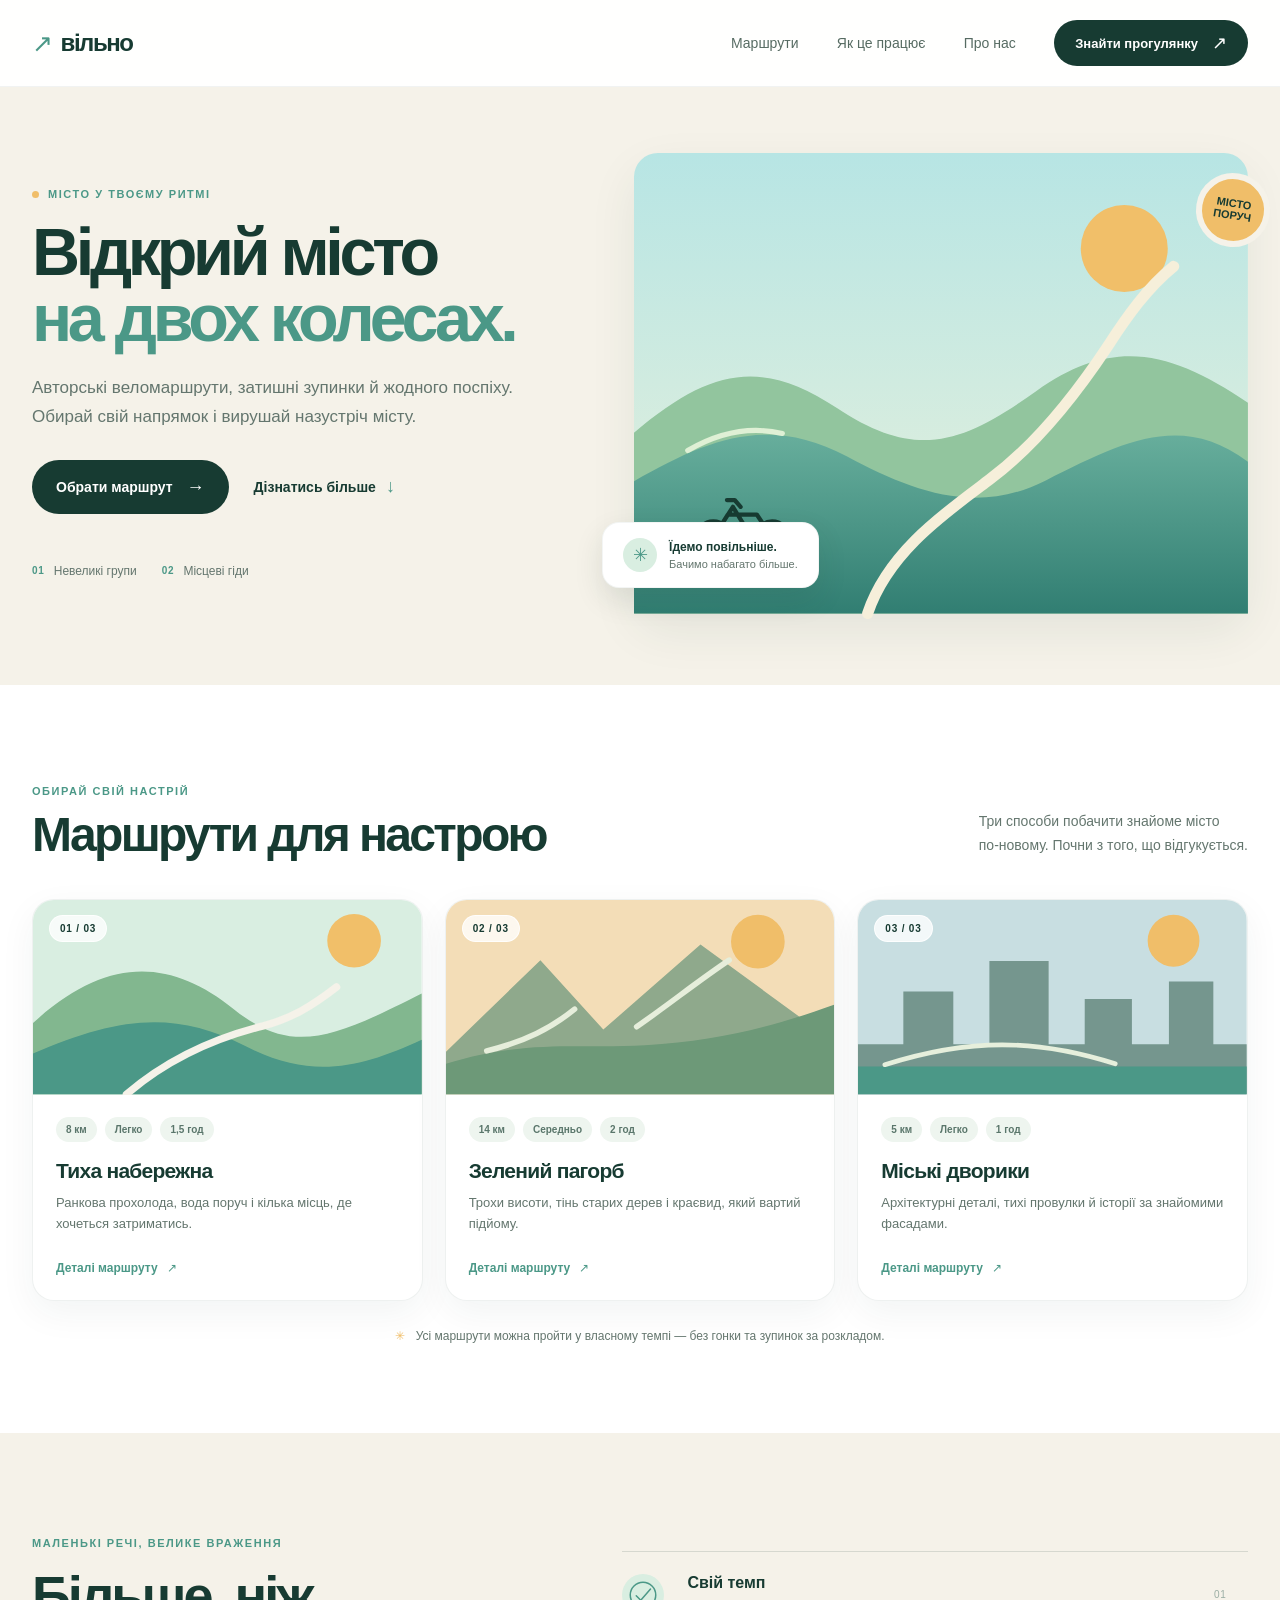
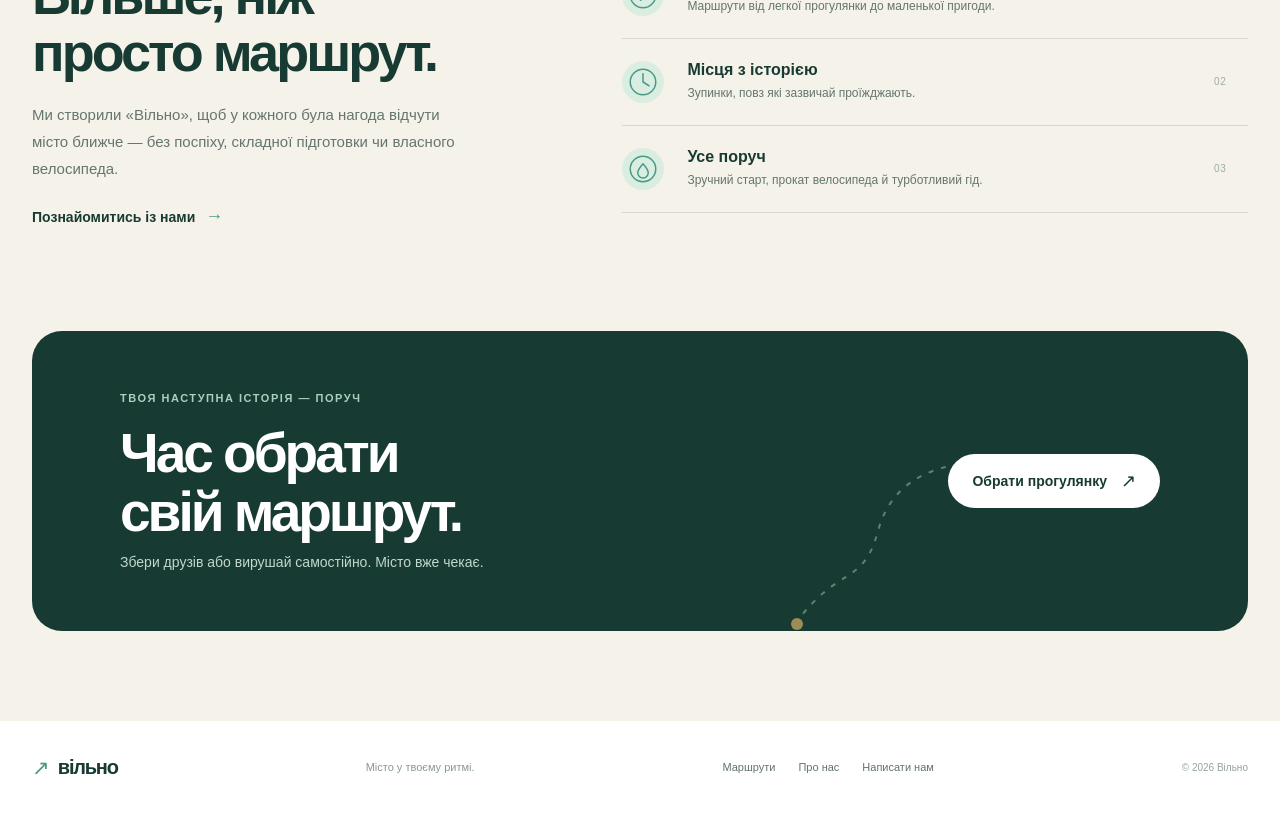
<file: index.html>
<!doctype html>
<html lang="uk">
<head>
  <meta charset="utf-8">
  <meta name="viewport" content="width=device-width, initial-scale=1">
  <meta name="theme-color" content="#f5f2e9">
  <meta name="description" content="Авторські веломаршрути містом — затишні зупинки, невеликі групи та жодного поспіху. Обери прогулянку від Вільно.">
  <title>Вільно — місто у твоєму ритмі</title>
  <link rel="icon" href="data:image/svg+xml,%3Csvg xmlns='http://www.w3.org/2000/svg' viewBox='0 0 40 40'%3E%3Crect width='40' height='40' rx='12' fill='%23173b32'/%3E%3Cpath d='M12 25 25 12m-10 0h10v10' fill='none' stroke='%23f5f2e9' stroke-width='3' stroke-linecap='round' stroke-linejoin='round'/%3E%3C/svg%3E">
  <link rel="stylesheet" href="./styles.css">
  <script src="./script.js" defer></script>
</head>
<body>
  <a class="skip-link" href="#main">Перейти до вмісту</a>
  <header class="site-header" id="top">
    <div class="header-inner container">
      <a class="brand" href="#top" aria-label="Вільно — на початок сторінки">
        <span class="brand-mark" aria-hidden="true">↗</span><span>вільно</span>
      </a>
      <button class="menu-toggle" type="button" aria-expanded="false" aria-controls="primary-nav" aria-label="Відкрити меню">
        <span></span><span></span><span></span>
      </button>
      <nav class="primary-nav" id="primary-nav" aria-label="Головна навігація">
        <a href="#routes">Маршрути</a>
        <a href="#about">Як це працює</a>
        <a href="#about">Про нас</a>
        <a class="button button-small button-dark nav-cta" href="#routes">Знайти прогулянку <span aria-hidden="true">↗</span></a>
      </nav>
    </div>
  </header>

  <main id="main">
    <section class="hero section-paper" aria-labelledby="hero-title">
      <div class="container hero-grid">
        <div class="hero-copy">
          <p class="eyebrow"><span class="eyebrow-dot"></span> МІСТО У ТВОЄМУ РИТМІ</p>
          <h1 id="hero-title">Відкрий місто<br><span>на двох колесах.</span></h1>
          <p class="hero-lead">Авторські веломаршрути, затишні зупинки й жодного поспіху. Обирай свій напрямок і вирушай назустріч місту.</p>
          <div class="hero-actions">
            <a class="button button-dark" href="#routes">Обрати маршрут <span aria-hidden="true">→</span></a>
            <a class="text-link" href="#about">Дізнатись більше <span aria-hidden="true">↓</span></a>
          </div>
          <div class="hero-proof" aria-label="Наші принципи">
            <span><b>01</b> Невеликі групи</span>
            <span><b>02</b> Місцеві гіди</span>
          </div>
        </div>
        <div class="hero-art" role="img" aria-label="Ілюстрація велосипедного маршруту серед зелених пагорбів біля води">
          <svg viewBox="0 0 720 540" class="landscape" aria-hidden="true" focusable="false">
            <defs>
              <linearGradient id="sky" x1="0" x2="0" y1="0" y2="1"><stop stop-color="#b7e5e4"/><stop offset="1" stop-color="#e9f1dc"/></linearGradient>
              <linearGradient id="water" x1="0" x2="0" y1="0" y2="1"><stop stop-color="#67ae9c"/><stop offset="1" stop-color="#317e72"/></linearGradient>
            </defs>
            <rect width="720" height="540" rx="28" fill="url(#sky)"/>
            <circle cx="575" cy="112" r="51" fill="#f1bf69"/>
            <path d="M0 328c90-76 150-87 238-29 93 62 148 42 234-20 91-65 160-46 248 14v247H0z" fill="#92c59e"/>
            <path d="M0 385c87-50 158-78 250-29 75 40 151 70 233 28 91-46 159-80 237-22v178H0z" fill="url(#water)"/>
            <path d="M274 540c24-72 91-118 143-157 51-38 96-92 139-157 22-34 46-68 77-93" fill="none" stroke="#f6efda" stroke-width="13" stroke-linecap="round"/>
            <path d="M63 349c36-21 73-29 111-20" fill="none" stroke="#dff0d5" stroke-width="6" stroke-linecap="round"/>
            <g transform="translate(71 422)" fill="none" stroke="#173b32" stroke-width="5" stroke-linecap="round" stroke-linejoin="round">
              <circle cx="22" cy="29" r="19"/><circle cx="91" cy="29" r="19"/><path d="m22 29 23-36 22 36H22l17-27h34l18 27M54-7l-7-8h-9"/>
            </g>
          </svg>
          <div class="art-note"><span class="art-note-icon">✳</span><span><strong>Їдемо повільніше.</strong><small>Бачимо набагато більше.</small></span></div>
          <div class="art-stamp" aria-hidden="true">місто<br>поруч</div>
        </div>
      </div>
    </section>

    <section class="routes section-white" id="routes" aria-labelledby="routes-title">
      <div class="container">
        <div class="section-heading heading-row">
          <div><p class="eyebrow">ОБИРАЙ СВІЙ НАСТРІЙ</p><h2 id="routes-title">Маршрути для настрою</h2></div>
          <p>Три способи побачити знайоме місто<br class="desktop-break"> по-новому. Почни з того, що відгукується.</p>
        </div>
        <div class="route-grid">
          <article class="route-card">
            <div class="route-art route-river" aria-hidden="true">
              <svg viewBox="0 0 420 210"><rect width="420" height="210" fill="#d9eee1"/><circle cx="347" cy="44" r="29" fill="#f1bf69"/><path d="M0 133c80-73 148-70 217-15 64 51 108 31 203-17v109H0z" fill="#82b78f"/><path d="M0 166c90-39 152-48 230-8 71 37 125 23 190-7v59H0z" fill="#4b9887"/><path d="M101 210c43-37 96-61 148-74 30-8 52-21 79-42" fill="none" stroke="#f5f2e9" stroke-width="8" stroke-linecap="round"/></svg>
              <span class="route-number">01 / 03</span>
            </div>
            <div class="route-info"><div class="route-meta"><span>8 км</span><span>Легко</span><span>1,5 год</span></div><h3>Тиха набережна</h3><p>Ранкова прохолода, вода поруч і кілька місць, де хочеться затриматись.</p><a class="card-link" href="#join">Деталі маршруту <span aria-hidden="true">↗</span></a></div>
          </article>
          <article class="route-card">
            <div class="route-art route-hill" aria-hidden="true">
              <svg viewBox="0 0 420 210"><rect width="420" height="210" fill="#f3ddb7"/><circle cx="337" cy="45" r="29" fill="#f0be69"/><path d="m0 164 102-99 68 75L275 48l145 106v56H0z" fill="#8fa98c"/><path d="M0 177c86-27 142-16 215-20 80-5 135-19 205-44v97H0z" fill="#6d9978"/><path d="M44 163c42-10 70-25 95-45m67 19c36-25 67-50 100-72" fill="none" stroke="#e6eedb" stroke-width="6" stroke-linecap="round"/></svg>
              <span class="route-number">02 / 03</span>
            </div>
            <div class="route-info"><div class="route-meta"><span>14 км</span><span>Середньо</span><span>2 год</span></div><h3>Зелений пагорб</h3><p>Трохи висоти, тінь старих дерев і краєвид, який вартий підйому.</p><a class="card-link" href="#join">Деталі маршруту <span aria-hidden="true">↗</span></a></div>
          </article>
          <article class="route-card">
            <div class="route-art route-city" aria-hidden="true">
              <svg viewBox="0 0 420 210"><rect width="420" height="210" fill="#c8dee1"/><circle cx="341" cy="44" r="28" fill="#f0be69"/><path d="M0 156h49V99h54v57h39V66h64v90h39v-49h51v49h40v-68h48v68h36v54H0z" fill="#75968e"/><path d="M0 180h420v30H0z" fill="#4b9887"/><path d="M29 178c91-29 164-28 249-1" fill="none" stroke="#e6efdc" stroke-width="5" stroke-linecap="round"/></svg>
              <span class="route-number">03 / 03</span>
            </div>
            <div class="route-info"><div class="route-meta"><span>5 км</span><span>Легко</span><span>1 год</span></div><h3>Міські дворики</h3><p>Архітектурні деталі, тихі провулки й історії за знайомими фасадами.</p><a class="card-link" href="#join">Деталі маршруту <span aria-hidden="true">↗</span></a></div>
          </article>
        </div>
        <p class="routes-footnote"><span aria-hidden="true">✳</span> Усі маршрути можна пройти у власному темпі — без гонки та зупинок за розкладом.</p>
      </div>
    </section>

    <section class="about section-paper" id="about" aria-labelledby="about-title">
      <div class="container about-grid">
        <div class="about-intro"><p class="eyebrow">МАЛЕНЬКІ РЕЧІ, ВЕЛИКЕ ВРАЖЕННЯ</p><h2 id="about-title">Більше, ніж<br>просто маршрут.</h2><p>Ми створили «Вільно», щоб у кожного була нагода відчути місто ближче — без поспіху, складної підготовки чи власного велосипеда.</p><a class="text-link" href="#join">Познайомитись із нами <span aria-hidden="true">→</span></a></div>
        <div class="benefit-list">
          <article class="benefit"><span class="benefit-icon" aria-hidden="true"><svg viewBox="0 0 40 40"><circle cx="20" cy="20" r="17"/><path d="m11 21 6 6 13-15"/></svg></span><div><h3>Свій темп</h3><p>Маршрути від легкої прогулянки до маленької пригоди.</p></div><span class="benefit-index">01</span></article>
          <article class="benefit"><span class="benefit-icon" aria-hidden="true"><svg viewBox="0 0 40 40"><circle cx="20" cy="20" r="17"/><path d="M20 9v11l8 5"/></svg></span><div><h3>Місця з історією</h3><p>Зупинки, повз які зазвичай проїжджають.</p></div><span class="benefit-index">02</span></article>
          <article class="benefit"><span class="benefit-icon" aria-hidden="true"><svg viewBox="0 0 40 40"><circle cx="20" cy="20" r="17"/><path d="M13 25c0-4 7-12 7-12s7 8 7 12a7 7 0 1 1-14 0Z"/></svg></span><div><h3>Усе поруч</h3><p>Зручний старт, прокат велосипеда й турботливий гід.</p></div><span class="benefit-index">03</span></article>
        </div>
      </div>
    </section>

    <section class="join" id="join" aria-labelledby="join-title">
      <div class="container join-panel">
        <div class="join-copy"><p class="eyebrow eyebrow-light">ТВОЯ НАСТУПНА ІСТОРІЯ — ПОРУЧ</p><h2 id="join-title">Час обрати<br>свій маршрут.</h2><p>Збери друзів або вирушай самостійно. Місто вже чекає.</p></div>
        <a class="button button-light" href="#routes">Обрати прогулянку <span aria-hidden="true">↗</span></a>
        <svg class="join-squiggle" viewBox="0 0 220 190" aria-hidden="true"><path d="M10 175c44-60 68-37 83-93 11-40 41-66 103-69" fill="none" stroke="#7eb39a" stroke-width="2" stroke-dasharray="5 8"/><circle cx="12" cy="175" r="6" fill="#f0be69"/><circle cx="196" cy="12" r="7" fill="#f0be69"/></svg>
      </div>
    </section>
  </main>

  <footer class="site-footer">
    <div class="container footer-inner"><a class="brand" href="#top"><span class="brand-mark" aria-hidden="true">↗</span><span>вільно</span></a><p>Місто у твоєму ритмі.</p><div class="footer-links"><a href="#routes">Маршрути</a><a href="#about">Про нас</a><a href="mailto:privit@vilno.city">Написати нам</a></div><span class="copyright">© 2026 Вільно</span></div>
  </footer>
</body>
</html>
</file>
<file: styles.css>
:root {
  color-scheme: light;
  --forest: #173b32;
  --ink: #173b32;
  --muted: #64766e;
  --paper: #f5f2e9;
  --white: #fff;
  --mint: #d9eee1;
  --leaf: #82b78f;
  --teal: #4b9887;
  --gold: #f0be69;
  --line: rgba(23, 59, 50, .14);
  --radius-card: 22px;
  --shadow-card: 0 18px 48px rgba(23, 59, 50, .08);
  font-family: Inter, "Segoe UI", Arial, sans-serif;
  font-synthesis: none;
  text-rendering: optimizeLegibility;
  -webkit-font-smoothing: antialiased;
  scroll-behavior: smooth;
}
* { box-sizing: border-box; }
body { margin: 0; color: var(--ink); background: var(--paper); }
a { color: inherit; text-decoration: none; }
button { font: inherit; }
.container { width: min(100% - 64px, 1280px); margin-inline: auto; }
.skip-link { position: absolute; z-index: 20; top: 8px; left: 8px; padding: 12px 16px; background: var(--white); border-radius: 12px; transform: translateY(-150%); }
.skip-link:focus { transform: translateY(0); }
.site-header { position: sticky; z-index: 10; top: 0; background: rgba(255,255,255,.94); backdrop-filter: blur(12px); border-bottom: 1px solid rgba(23,59,50,.06); }
.header-inner { min-height: 86px; display: flex; align-items: center; justify-content: space-between; gap: 36px; }
.brand { display: inline-flex; align-items: center; gap: 9px; font-size: 24px; font-weight: 750; letter-spacing: -.06em; }
.brand-mark { color: var(--teal); font-size: 25px; line-height: 1; }
.primary-nav { display: flex; align-items: center; gap: clamp(22px, 3vw, 48px); font-size: 14px; color: #566b62; }
.primary-nav > a:not(.button):hover, .footer-links a:hover { color: var(--teal); }
.menu-toggle { display: none; width: 44px; height: 44px; padding: 11px; border: 0; background: transparent; cursor: pointer; }
.menu-toggle span { display: block; height: 2px; margin: 5px 0; background: var(--forest); border-radius: 2px; transition: transform .2s, opacity .2s; }
.button { min-height: 54px; display: inline-flex; align-items: center; justify-content: center; gap: 14px; padding: 0 23px; border: 1px solid transparent; border-radius: 999px; font-size: 14px; font-weight: 650; transition: transform .2s, background .2s, box-shadow .2s; }
.button:hover { transform: translateY(-2px); box-shadow: 0 10px 24px rgba(23,59,50,.15); }
.button span { font-size: 18px; line-height: 1; }
.button-dark { color: var(--white); background: var(--forest); }
.button-dark:hover { background: #24594b; }
.button-light { color: var(--forest); background: var(--white); }
.button-small { min-height: 46px; padding-inline: 20px; font-size: 13px; }
.section-paper { background: var(--paper); }
.section-white { background: var(--white); }
.hero { padding: 66px 0 72px; overflow: hidden; }
.hero-grid { display: grid; grid-template-columns: minmax(0, .91fr) minmax(0, 1.09fr); align-items: center; gap: clamp(54px, 7vw, 104px); }
.hero-copy { padding-block: 24px; }
.eyebrow { display: flex; align-items: center; gap: 9px; margin: 0 0 20px; color: var(--teal); font-size: 11px; font-weight: 750; letter-spacing: .14em; }
.eyebrow-dot { width: 7px; height: 7px; background: var(--gold); border-radius: 50%; }
h1, h2, h3, p { margin-top: 0; }
h1 { max-width: 680px; margin-bottom: 22px; font-size: clamp(48px, 5.2vw, 76px); line-height: .99; letter-spacing: -.065em; font-weight: 720; }
h1 span { color: var(--teal); }
.hero-lead { max-width: 520px; margin-bottom: 28px; color: var(--muted); font-size: 17px; line-height: 1.7; }
.hero-actions { display: flex; align-items: center; gap: 25px; }
.text-link { display: inline-flex; align-items: center; gap: 10px; color: var(--forest); font-size: 14px; font-weight: 650; }
.text-link span { color: var(--teal); font-size: 18px; }
.text-link:hover span, .card-link:hover span { transform: translate(3px,-2px); }
.text-link span, .card-link span { display: inline-block; transition: transform .2s; }
.hero-proof { display: flex; gap: 25px; margin-top: 50px; color: #64766e; font-size: 12px; }
.hero-proof span { display: inline-flex; align-items: center; gap: 9px; }
.hero-proof b { color: var(--teal); font-size: 10px; letter-spacing: .08em; }
.hero-art { position: relative; min-width: 0; }
.landscape { display: block; width: 100%; height: auto; overflow: visible; border-radius: 28px; box-shadow: var(--shadow-card); }
.art-note { position: absolute; bottom: 25px; left: -32px; display: flex; align-items: center; gap: 12px; padding: 15px 20px; background: var(--white); border: 1px solid rgba(23,59,50,.05); border-radius: 17px; box-shadow: 0 12px 30px rgba(23,59,50,.11); }
.art-note-icon { width: 34px; height: 34px; display: grid; place-items: center; color: var(--teal); background: var(--mint); border-radius: 50%; font-size: 18px; }
.art-note strong, .art-note small { display: block; }
.art-note strong { margin-bottom: 4px; font-size: 12px; }
.art-note small { color: var(--muted); font-size: 11px; }
.art-stamp { position: absolute; top: 20px; right: -22px; width: 74px; height: 74px; display: grid; place-content: center; color: var(--forest); background: var(--gold); border: 6px solid var(--paper); border-radius: 50%; font-size: 11px; font-weight: 750; line-height: 1.05; text-align: center; text-transform: uppercase; transform: rotate(9deg); }
.routes { padding: 100px 0 90px; }
.section-heading { margin-bottom: 38px; }
.heading-row { display: flex; align-items: end; justify-content: space-between; gap: 32px; }
.section-heading .eyebrow { margin-bottom: 13px; }
h2 { margin-bottom: 0; font-size: clamp(34px, 4vw, 48px); line-height: 1.06; letter-spacing: -.055em; font-weight: 700; }
.section-heading > p { margin-bottom: 4px; color: var(--muted); font-size: 14px; line-height: 1.7; }
.route-grid { display: grid; grid-template-columns: repeat(3, minmax(0, 1fr)); gap: 22px; }
.route-card { min-width: 0; overflow: hidden; background: #fff; border: 1px solid rgba(23,59,50,.07); border-radius: var(--radius-card); box-shadow: 0 12px 36px rgba(23,59,50,.055); transition: transform .22s, box-shadow .22s; }
.route-card:hover { transform: translateY(-5px); box-shadow: var(--shadow-card); }
.route-art { position: relative; overflow: hidden; aspect-ratio: 2 / 1; }
.route-art svg { display: block; width: 100%; height: 100%; }
.route-number { position: absolute; top: 15px; left: 16px; padding: 7px 10px; color: var(--forest); background: rgba(255,255,255,.78); border: 1px solid rgba(255,255,255,.8); border-radius: 999px; font-size: 10px; font-weight: 700; letter-spacing: .08em; backdrop-filter: blur(8px); }
.route-info { padding: 22px 23px 24px; }
.route-meta { display: flex; gap: 8px; margin-bottom: 17px; }
.route-meta span { padding: 7px 10px; color: #5a766b; background: #eef5ef; border-radius: 999px; font-size: 10px; font-weight: 650; }
.route-info h3 { margin-bottom: 9px; font-size: 21px; letter-spacing: -.035em; }
.route-info p { min-height: 48px; margin-bottom: 18px; color: var(--muted); font-size: 13px; line-height: 1.65; }
.card-link { display: inline-flex; align-items: center; gap: 9px; color: var(--teal); font-size: 12px; font-weight: 700; }
.routes-footnote { margin: 28px 0 0; color: var(--muted); font-size: 12px; text-align: center; }
.routes-footnote span { margin-right: 7px; color: var(--gold); }
.about { padding: 104px 0; }
.about-grid { display: grid; grid-template-columns: minmax(0,.85fr) minmax(0,1.15fr); align-items: center; gap: clamp(60px, 10vw, 150px); }
.about-intro { max-width: 445px; }
.about-intro .eyebrow { margin-bottom: 18px; }
.about-intro h2 { margin-bottom: 20px; font-size: clamp(39px, 4.3vw, 54px); }
.about-intro > p:not(.eyebrow) { margin-bottom: 24px; color: var(--muted); font-size: 15px; line-height: 1.8; }
.benefit-list { border-top: 1px solid var(--line); }
.benefit { display: grid; grid-template-columns: 48px 1fr 34px; align-items: center; gap: 17px; padding: 22px 0; border-bottom: 1px solid var(--line); }
.benefit-icon { width: 42px; height: 42px; display: grid; place-items: center; background: var(--mint); border-radius: 50%; }
.benefit-icon svg { width: 30px; height: 30px; fill: none; stroke: var(--teal); stroke-width: 2; stroke-linecap: round; stroke-linejoin: round; }
.benefit h3 { margin-bottom: 5px; font-size: 16px; }
.benefit p { margin-bottom: 0; color: var(--muted); font-size: 12px; line-height: 1.55; }
.benefit-index { color: #9baea4; font-size: 10px; letter-spacing: .08em; }
.join { padding: 0 0 90px; background: var(--paper); }
.join-panel { position: relative; min-height: 300px; display: flex; align-items: center; justify-content: space-between; gap: 32px; overflow: hidden; padding: 54px clamp(32px, 7vw, 88px); color: #fff; background: var(--forest); border-radius: 30px; }
.join-copy { position: relative; z-index: 1; }
.eyebrow-light { color: #a8d2bc; }
.join h2 { margin-bottom: 13px; color: #fff; font-size: clamp(38px, 4.3vw, 56px); }
.join-copy > p:last-child { margin-bottom: 0; color: #c1d8cd; font-size: 14px; }
.join-panel > .button { position: relative; z-index: 1; flex: 0 0 auto; }
.join-squiggle { position: absolute; right: 20%; bottom: -8px; width: 220px; opacity: .62; }
.site-footer { background: #fff; }
.footer-inner { min-height: 92px; display: flex; align-items: center; justify-content: space-between; gap: 28px; }
.footer-inner .brand { font-size: 20px; }
.footer-inner .brand-mark { font-size: 21px; }
.footer-inner > p { margin: 0; color: #8a9991; font-size: 11px; }
.footer-links { display: flex; gap: 23px; color: #61746b; font-size: 11px; }
.copyright { color: #95a39c; font-size: 10px; }
@media (max-width: 1020px) {
  .container { width: min(100% - 56px, 820px); }
  .header-inner { min-height: 76px; }
  .primary-nav { gap: 24px; }
  .hero { padding: 54px 0 60px; }
  .hero-grid { grid-template-columns: minmax(0,.96fr) minmax(0,1.04fr); gap: 38px; }
  h1 { font-size: clamp(44px, 6vw, 60px); }
  .hero-lead { font-size: 15px; }
  .hero-proof { gap: 14px; margin-top: 34px; }
  .art-note { left: -17px; bottom: 18px; padding: 12px 15px; }
  .art-stamp { right: -12px; width: 62px; height: 62px; }
  .routes { padding: 78px 0 72px; }
  .route-grid { grid-template-columns: repeat(2,minmax(0,1fr)); gap: 18px; }
  .route-card:last-child { grid-column: 1 / -1; display: grid; grid-template-columns: minmax(0,.9fr) minmax(0,1.1fr); }
  .route-card:last-child .route-art { aspect-ratio: auto; min-height: 100%; }
  .route-info p { min-height: 0; }
  .about { padding: 80px 0; }
  .about-grid { gap: 48px; }
  .footer-inner { flex-wrap: wrap; padding-block: 22px; }
}
@media (max-width: 680px) {
  .container { width: min(100% - 40px, 520px); }
  .header-inner { min-height: 68px; }
  .brand { font-size: 22px; }
  .menu-toggle { display: block; position: relative; z-index: 12; }
  .menu-toggle[aria-expanded="true"] span:first-child { transform: translateY(7px) rotate(45deg); }
  .menu-toggle[aria-expanded="true"] span:nth-child(2) { opacity: 0; }
  .menu-toggle[aria-expanded="true"] span:last-child { transform: translateY(-7px) rotate(-45deg); }
  .primary-nav { position: absolute; top: 68px; right: 0; left: 0; display: none; align-items: stretch; gap: 0; padding: 10px 20px 22px; background: #fff; border-bottom: 1px solid var(--line); box-shadow: 0 18px 30px rgba(23,59,50,.09); }
  .primary-nav.is-open { display: flex; flex-direction: column; }
  .primary-nav > a:not(.button) { padding: 15px 4px; border-bottom: 1px solid rgba(23,59,50,.08); }
  .primary-nav .nav-cta { align-self: flex-start; margin-top: 17px; }
  .hero { padding: 36px 0 50px; }
  .hero-grid { grid-template-columns: 1fr; gap: 34px; }
  .hero-copy { padding: 0; }
  .eyebrow { margin-bottom: 16px; font-size: 10px; }
  h1 { margin-bottom: 17px; font-size: clamp(39px, 11vw, 54px); }
  .hero-lead { max-width: 440px; margin-bottom: 22px; font-size: 14px; line-height: 1.65; }
  .hero-actions { flex-wrap: wrap; gap: 17px; }
  .button { min-height: 50px; padding-inline: 19px; font-size: 13px; }
  .hero-proof { gap: 18px; margin-top: 28px; font-size: 10px; }
  .hero-art { margin-inline: 3px; }
  .landscape { border-radius: 21px; }
  .art-note { left: -9px; bottom: 14px; gap: 8px; padding: 10px 12px; border-radius: 13px; }
  .art-note-icon { width: 29px; height: 29px; font-size: 15px; }
  .art-note strong { font-size: 10px; }
  .art-note small { font-size: 9px; }
  .art-stamp { top: 11px; right: -9px; width: 53px; height: 53px; border-width: 4px; font-size: 9px; }
  .routes { padding: 65px 0 58px; }
  .heading-row { display: block; }
  h2 { font-size: 35px; }
  .section-heading > p { margin: 13px 0 0; font-size: 13px; }
  .desktop-break { display: none; }
  .section-heading { margin-bottom: 24px; }
  .route-grid { grid-template-columns: 1fr; gap: 15px; }
  .route-card:last-child { grid-column: auto; display: block; }
  .route-card:last-child .route-art { aspect-ratio: 2 / 1; min-height: 0; }
  .route-info { padding: 18px 18px 20px; }
  .route-meta { flex-wrap: wrap; margin-bottom: 13px; }
  .route-info h3 { font-size: 19px; }
  .route-info p { margin-bottom: 14px; font-size: 12px; }
  .routes-footnote { font-size: 11px; line-height: 1.6; }
  .about { padding: 68px 0; }
  .about-grid { grid-template-columns: 1fr; gap: 36px; }
  .about-intro h2 { font-size: 43px; }
  .about-intro > p:not(.eyebrow) { font-size: 14px; }
  .benefit { grid-template-columns: 42px 1fr 24px; gap: 12px; padding: 17px 0; }
  .benefit-icon { width: 38px; height: 38px; }
  .benefit h3 { font-size: 15px; }
  .benefit p { font-size: 11px; }
  .join { padding-bottom: 58px; }
  .join-panel { min-height: 0; display: block; padding: 35px 25px; border-radius: 24px; }
  .join h2 { font-size: 42px; }
  .join-copy > p:last-child { max-width: 260px; font-size: 12px; line-height: 1.6; }
  .join-panel > .button { margin-top: 23px; }
  .join-squiggle { right: -48px; bottom: -49px; width: 170px; }
  .footer-inner { min-height: 0; display: grid; grid-template-columns: 1fr auto; gap: 11px 16px; padding-block: 20px; }
  .footer-inner > p { justify-self: end; font-size: 10px; }
  .footer-links { grid-column: 1 / -1; grid-row: 2; gap: 17px; font-size: 10px; }
  .copyright { grid-column: 1 / -1; font-size: 9px; }
}
@media (prefers-reduced-motion: reduce) {
  *, *::before, *::after { scroll-behavior: auto !important; transition-duration: .01ms !important; animation-duration: .01ms !important; }
}
</file>
